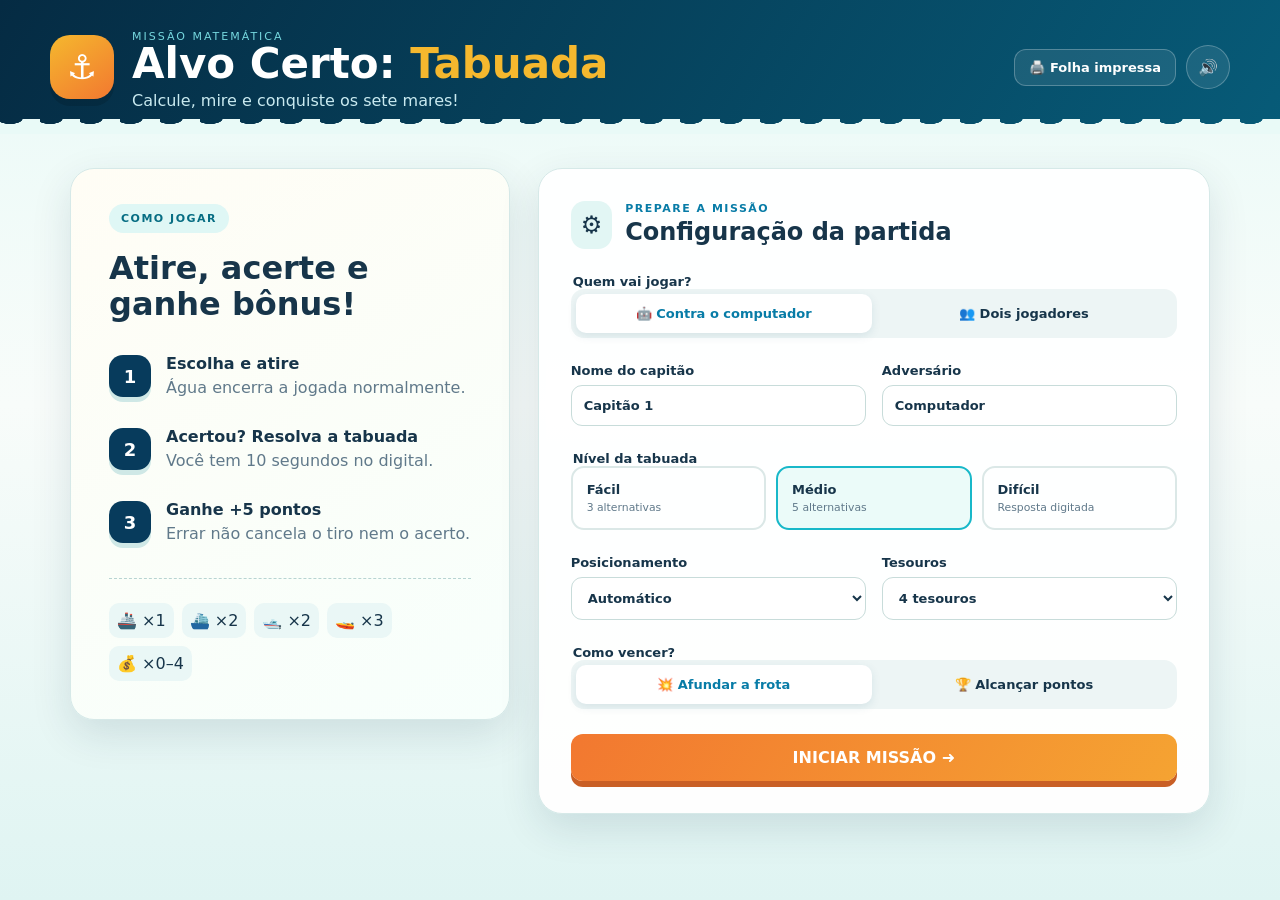
<file: index.html>
<!doctype html>
<html lang="pt-BR">
<head>
  <meta charset="utf-8">
  <meta name="viewport" content="width=device-width, initial-scale=1">
  <meta name="theme-color" content="#073b5c">
  <title>Alvo Certo: Tabuada</title>
  <link rel="stylesheet" href="styles.css">
</head>
<body>
  <header class="hero">
    <div class="brand-mark" aria-hidden="true">⚓</div>
    <div><p class="eyebrow">MISSÃO MATEMÁTICA</p><h1>Alvo Certo: <span>Tabuada</span></h1><p>Calcule, mire e conquiste os sete mares!</p></div>
    <div class="header-actions">
      <a class="print-link" href="folha-impressao.html" target="_blank" rel="noopener">🖨️ Folha impressa</a>
      <button class="icon-button" id="soundButton" aria-label="Ativar ou desativar sons">🔊</button>
    </div>
  </header>

  <main>
    <section id="setupScreen" class="screen setup-grid">
      <div class="card intro-card">
        <span class="pill">COMO JOGAR</span>
        <h2>Atire, acerte e ganhe bônus!</h2>
        <div class="steps">
          <div><b>1</b><p><strong>Escolha e atire</strong><br>Água encerra a jogada normalmente.</p></div>
          <div><b>2</b><p><strong>Acertou? Resolva a tabuada</strong><br>Você tem 10 segundos no digital.</p></div>
          <div><b>3</b><p><strong>Ganhe +5 pontos</strong><br>Errar não cancela o tiro nem o acerto.</p></div>
        </div>
        <div class="fleet-preview" aria-label="Composição da frota">
          <span>🚢 ×1</span><span>⛴️ ×2</span><span>🛥️ ×2</span><span>🚤 ×3</span><span>💰 ×0–4</span>
        </div>
      </div>

      <form id="setupForm" class="card config-card">
        <div class="section-title"><span>⚙</span><div><p>PREPARE A MISSÃO</p><h2>Configuração da partida</h2></div></div>

        <fieldset><legend>Quem vai jogar?</legend><div class="segmented">
          <label><input type="radio" name="gameMode" value="cpu" checked><span>🤖 Contra o computador</span></label>
          <label><input type="radio" name="gameMode" value="local"><span>👥 Dois jogadores</span></label>
        </div></fieldset>

        <div class="field-row">
          <label>Nome do capitão<input id="player1Name" maxlength="18" value="Capitão 1" required></label>
          <label id="player2Field">Adversário<input id="player2Name" maxlength="18" value="Computador" required></label>
        </div>

        <fieldset><legend>Nível da tabuada</legend><div class="level-grid">
          <label class="level easy"><input type="radio" name="level" value="easy"><span><b>Fácil</b><small>3 alternativas</small></span></label>
          <label class="level medium"><input type="radio" name="level" value="medium" checked><span><b>Médio</b><small>5 alternativas</small></span></label>
          <label class="level hard"><input type="radio" name="level" value="hard"><span><b>Difícil</b><small>Resposta digitada</small></span></label>
        </div></fieldset>

        <div class="field-row">
          <label>Posicionamento<select id="placement"><option value="auto">Automático</option><option value="manual">Manual + completar automático</option></select></label>
          <label>Tesouros<select id="treasures"><option value="0">Nenhum</option><option value="1">1 tesouro</option><option value="2">2 tesouros</option><option value="3">3 tesouros</option><option value="4" selected>4 tesouros</option></select></label>
        </div>

        <fieldset><legend>Como vencer?</legend><div class="segmented">
          <label><input type="radio" name="victory" value="fleet" checked><span>💥 Afundar a frota</span></label>
          <label><input type="radio" name="victory" value="score"><span>🏆 Alcançar pontos</span></label>
        </div><label id="targetField" class="target-field hidden">Meta de pontos <input id="targetScore" type="number" min="50" step="5" value="150"><small id="scoreHelp"></small></label></fieldset>

        <button class="primary" type="submit">INICIAR MISSÃO <span>➜</span></button>
      </form>
    </section>

    <section id="placementScreen" class="screen hidden">
      <div class="card placement-card">
        <div class="section-title"><span>🧭</span><div><p>POSICIONAMENTO SECRETO</p><h2 id="placementTitle">Monte sua frota</h2></div></div>
        <p id="placementHint">Passe o cursor para visualizar. Clique para posicionar.</p>
        <div class="placement-layout"><div><div id="placementBoard" class="board"></div></div><aside>
          <div class="placement-progress"><span id="placementProgress">0 de 8 navios</span><div><i id="placementProgressBar"></i></div></div>
          <div id="shipPreview" class="ship-preview" aria-label="Prévia da peça selecionada"></div>
          <div id="shipPicker" class="ship-picker"></div>
          <button id="rotateButton" class="secondary" type="button">↻ Girar: <b>Horizontal</b></button>
          <button id="randomizeButton" class="secondary" type="button">🎲 Distribuir automaticamente</button>
          <button id="undoButton" class="secondary" type="button" disabled>↶ Desfazer última peça</button>
          <button id="clearButton" class="text-button" type="button">Limpar tabuleiro</button>
          <button id="confirmPlacement" class="primary" type="button" disabled>Confirmar frota</button>
        </aside></div>
      </div>
    </section>

    <section id="handoffScreen" class="screen hidden handoff"><div class="card"><div class="big-icon">🙈</div><p>PASSAGEM DE COMANDO</p><h2 id="handoffTitle">Passe o dispositivo</h2><p>O mapa anterior está protegido. Só continue quando o próximo capitão estiver pronto.</p><button id="handoffButton" class="primary">Estou pronto</button></div></section>

    <section id="gameScreen" class="screen hidden">
      <div class="status-bar card"><div><small>TURNO DE</small><strong id="turnName">Capitão</strong></div><div class="score"><span id="p1Name">Jogador 1</span><b id="p1Score">0</b><i>×</i><b id="p2Score">0</b><span id="p2Name">Jogador 2</span></div><div><small>OBJETIVO</small><strong id="objective">Afundar a frota</strong></div></div>
      <div class="game-layout">
        <section class="card ocean-card"><div class="board-heading"><div><p>MAPA DE ATAQUE</p><h2>Escolha seu alvo</h2></div><span id="bonusBadge" class="bonus hidden">⭐ Tiro extra: 0</span></div><div id="attackBoard" class="board attack-board"></div><p id="gameMessage" class="game-message" role="status">Selecione uma coordenada para atacar.</p></section>
        <aside class="card dashboard"><h3>Diário de bordo</h3><div class="stat"><span>🎯 Acertos</span><b id="hitsStat">0</b></div><div class="stat"><span>🌊 Água</span><b id="missesStat">0</b></div><div class="stat"><span>🧠 Bônus de tabuada</span><b id="correctStat">0</b></div><div class="stat"><span>⌛ Sem bônus</span><b id="wrongStat">0</b></div><hr><h3>Frota inimiga</h3><div id="enemyFleet" class="enemy-fleet"></div><hr><h3>Últimas jogadas</h3><ol id="history" class="history"></ol></aside>
      </div>
    </section>
  </main>

  <dialog id="challengeDialog" class="challenge"><form method="dialog"><div class="timer"><span id="timerNumber">10</span><div><p>10 SEGUNDOS PARA GANHAR +5</p><div class="timer-track"><i id="timerBar"></i></div></div></div><p>Acertou o alvo! Quanto é:</p><h2 id="question">6 × 7 = ?</h2><div id="answerArea"></div><p id="answerFeedback" role="alert"></p></form></dialog>
  <dialog id="resultDialog" class="result"><div class="result-icon">🏆</div><p>MISSÃO CUMPRIDA</p><h2 id="winnerTitle">Vitória!</h2><p id="winnerText"></p><div id="finalStats" class="final-stats"></div><button id="playAgain" class="primary">Jogar novamente</button></dialog>

  <script src="script.js"></script>
</body>
</html>
</file>
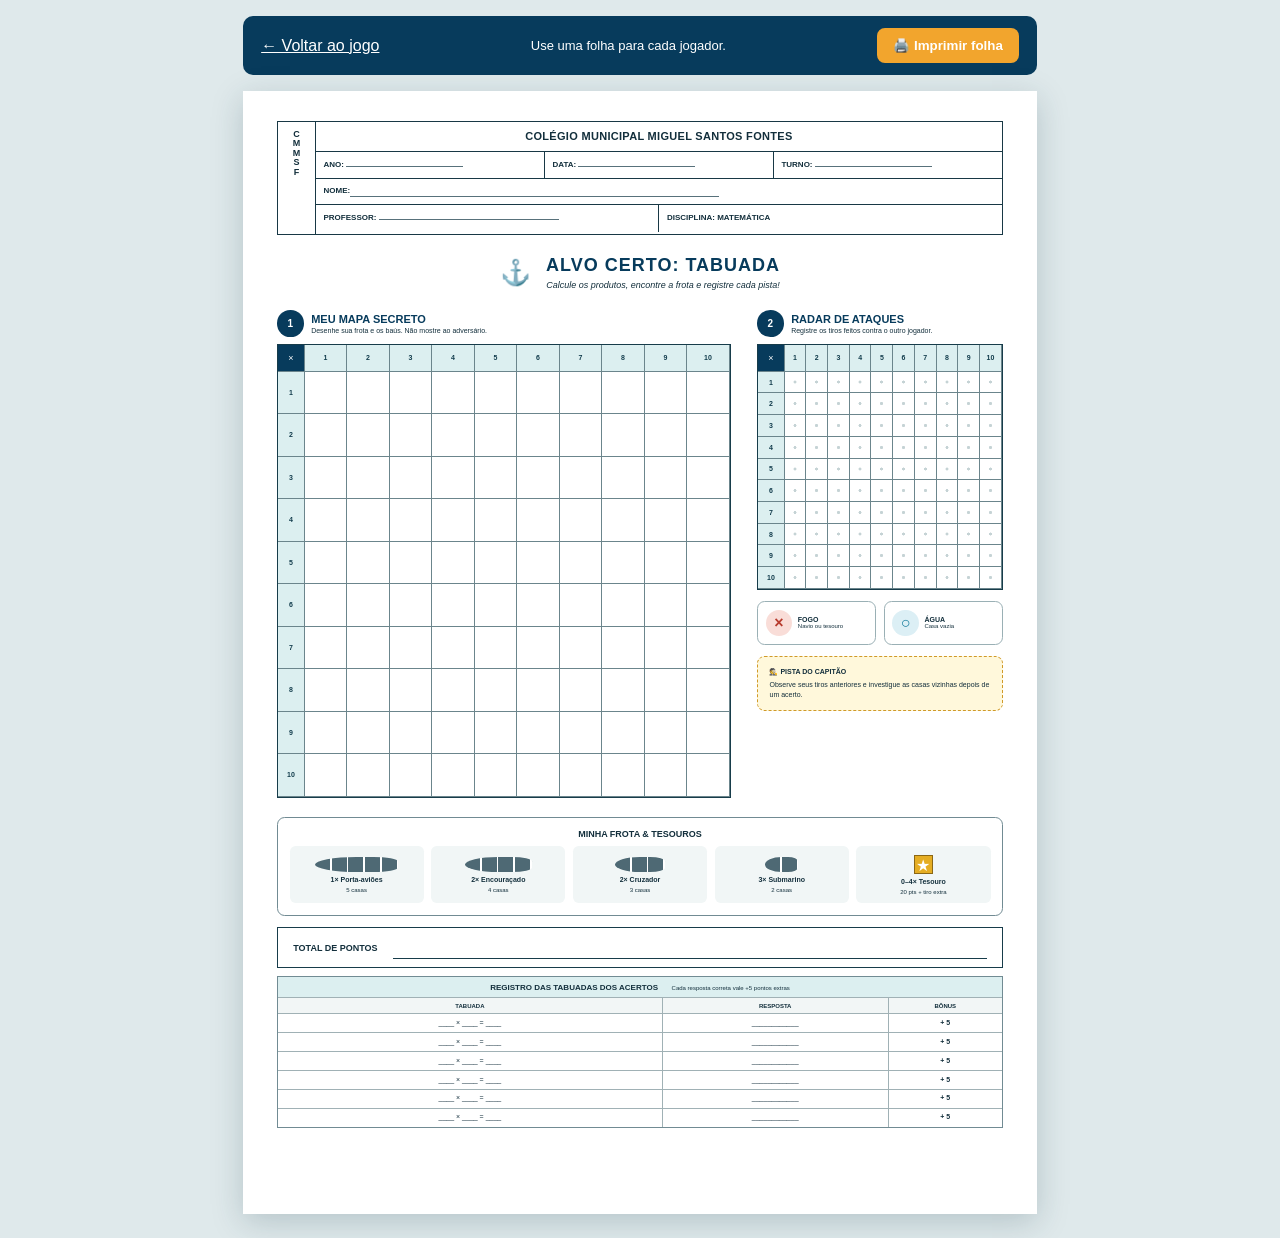
<file: folha-impressao.html>
<!doctype html>
<html lang="pt-BR">
<head>
  <meta charset="utf-8">
  <meta name="viewport" content="width=device-width, initial-scale=1">
  <title>Alvo Certo: Tabuada — Folha de Jogo</title>
  <link rel="stylesheet" href="folha-impressao.css">
</head>
<body>
  <div class="toolbar" role="region" aria-label="Controles de impressão">
    <a href="index.html">← Voltar ao jogo</a>
    <p>Use uma folha para cada jogador.</p>
    <button type="button" onclick="window.print()">🖨️ Imprimir folha</button>
  </div>

  <main class="sheet">
    <header class="school-header">
      <div class="monogram">C<br>M<br>M<br>S<br>F</div>
      <div class="school-fields">
        <h1>COLÉGIO MUNICIPAL MIGUEL SANTOS FONTES</h1>
        <div class="fields-row"><span>ANO: <i></i></span><span>DATA: <i></i></span><span>TURNO: <i></i></span></div>
        <div class="wide-field">NOME: <i></i></div>
        <div class="fields-row"><span>PROFESSOR: <i></i></span><span>DISCIPLINA: <b>MATEMÁTICA</b></span></div>
      </div>
    </header>

    <section class="title-block">
      <div class="anchor">⚓</div>
      <div><h2>ALVO CERTO: TABUADA</h2><p>Calcule os produtos, encontre a frota e registre cada pista!</p></div>
    </section>

    <div class="boards-layout">
      <section class="own-board-panel">
        <div class="panel-heading"><span>1</span><div><h3>MEU MAPA SECRETO</h3><p>Desenhe sua frota e os baús. Não mostre ao adversário.</p></div></div>
        <div class="multiplication-board large-board" data-board aria-label="Meu mapa secreto"></div>
      </section>

      <aside class="radar-panel">
        <div class="panel-heading"><span>2</span><div><h3>RADAR DE ATAQUES</h3><p>Registre os tiros feitos contra o outro jogador.</p></div></div>
        <div class="multiplication-board radar-board" data-board aria-label="Radar de ataques ao adversário"></div>
        <div class="radar-legend" aria-label="Legenda do radar">
          <div><i class="mark fire">×</i><span><b>FOGO</b><small>Navio ou tesouro</small></span></div>
          <div><i class="mark water">○</i><span><b>ÁGUA</b><small>Casa vazia</small></span></div>
        </div>
        <div class="strategy-note"><b>🕵️ PISTA DO CAPITÃO</b><p>Observe seus tiros anteriores e investigue as casas vizinhas depois de um acerto.</p></div>
      </aside>
    </div>

    <section class="fleet-section">
      <h3>MINHA FROTA &amp; TESOUROS</h3>
      <div class="fleet-list">
        <div><span class="ship-shape five"></span><b>1× Porta-aviões</b><small>5 casas</small></div>
        <div><span class="ship-shape four"></span><b>2× Encouraçado</b><small>4 casas</small></div>
        <div><span class="ship-shape three"></span><b>2× Cruzador</b><small>3 casas</small></div>
        <div><span class="ship-shape two"></span><b>3× Submarino</b><small>2 casas</small></div>
        <div><span class="treasure-shape">★</span><b>0–4× Tesouro</b><small>20 pts + tiro extra</small></div>
      </div>
    </section>

    <section class="score-section">
      <div class="total-score"><b>TOTAL DE PONTOS</b><span></span></div>
      <div class="multiplication-log">
        <h3>REGISTRO DAS TABUADAS DOS ACERTOS <small>Cada resposta correta vale +5 pontos extras</small></h3>
        <div class="log-grid">
          <b>TABUADA</b><b>RESPOSTA</b><b>BÔNUS</b>
          <span>____ × ____ = ____</span><span>____________</span><span>+ 5</span>
          <span>____ × ____ = ____</span><span>____________</span><span>+ 5</span>
          <span>____ × ____ = ____</span><span>____________</span><span>+ 5</span>
          <span>____ × ____ = ____</span><span>____________</span><span>+ 5</span>
          <span>____ × ____ = ____</span><span>____________</span><span>+ 5</span>
          <span>____ × ____ = ____</span><span>____________</span><span>+ 5</span>
        </div>
      </div>
    </section>
  </main>

  <script>
    document.querySelectorAll('[data-board]').forEach((board) => {
      board.insertAdjacentHTML('beforeend', '<span class="corner">×</span>');
      for (let column = 1; column <= 10; column += 1) board.insertAdjacentHTML('beforeend', `<b class="column-label">${column}</b>`);
      for (let row = 1; row <= 10; row += 1) {
        board.insertAdjacentHTML('beforeend', `<b class="row-label">${row}</b>`);
        for (let column = 1; column <= 10; column += 1) {
          board.insertAdjacentHTML('beforeend', `<span class="board-cell" aria-label="${row} vezes ${column}"></span>`);
        }
      }
    });
  </script>
</body>
</html>
</file>
<file: styles.css>
:root{--navy:#073b5c;--deep:#052b43;--blue:#087ca7;--cyan:#18b8c9;--foam:#ecfbf8;--sand:#fff8e8;--gold:#f5b82e;--orange:#f27830;--ink:#17354a;--muted:#60798a;--white:#fff;--danger:#d84b4b;--shadow:0 14px 40px rgba(4,48,72,.12)}
*{box-sizing:border-box}body{margin:0;font-family:Inter,ui-rounded,"Trebuchet MS",system-ui,sans-serif;color:var(--ink);background:linear-gradient(180deg,#e9faf7 0,#f8fcfa 45%,#dff4f2 100%);min-height:100vh}button,input,select{font:inherit}.hero{min-height:118px;padding:24px max(24px,calc((100% - 1180px)/2));display:flex;gap:18px;align-items:center;color:white;background:linear-gradient(120deg,var(--deep),#075b78);position:relative;overflow:hidden}.hero:after{content:"";position:absolute;inset:auto 0 0;height:15px;background:radial-gradient(20px 8px at 10px 0,transparent 12px,#e9faf7 13px) repeat-x;background-size:40px 15px}.brand-mark{width:64px;height:64px;border-radius:20px;display:grid;place-items:center;background:linear-gradient(145deg,var(--gold),var(--orange));font-size:34px;box-shadow:0 7px 0 rgba(0,0,0,.13)}.hero h1{margin:0;font-size:clamp(26px,4vw,42px);line-height:1}.hero h1 span{color:var(--gold)}.hero p{margin:6px 0 0;color:#c9eaf0}.hero .eyebrow{font-size:11px;letter-spacing:2px;color:#76d8df}.icon-button{margin-left:auto;border:1px solid #ffffff40;background:#ffffff16;color:white;border-radius:50%;width:44px;height:44px;cursor:pointer}main{max-width:1180px;margin:0 auto;padding:34px 20px 60px}.screen{animation:appear .3s ease}.hidden{display:none!important}.setup-grid{display:grid;grid-template-columns:.85fr 1.3fr;gap:28px}.card{background:rgba(255,255,255,.95);border:1px solid #d6e9e8;border-radius:24px;box-shadow:var(--shadow)}.intro-card{padding:38px;background:linear-gradient(150deg,#fffdf5,#f7fffc);align-self:start}.pill{font-size:11px;font-weight:900;letter-spacing:1.5px;color:#066d83;background:#dff7f5;padding:8px 12px;border-radius:30px}.intro-card h2{font-size:32px;line-height:1.13;margin:24px 0 30px}.steps{display:grid;gap:25px}.steps>div{display:flex;gap:15px;align-items:center}.steps b{width:42px;height:42px;flex:none;display:grid;place-items:center;background:var(--navy);border-radius:14px;color:white;font-size:18px;box-shadow:0 5px 0 #cfe8e6}.steps p{margin:0;line-height:1.5;color:var(--muted)}.steps strong{color:var(--ink)}.fleet-preview{display:flex;flex-wrap:wrap;gap:8px;margin-top:32px;padding-top:24px;border-top:1px dashed #b7d4d2}.fleet-preview span{background:#eaf7f6;padding:8px;border-radius:10px}.config-card{padding:32px}.section-title{display:flex;align-items:center;gap:13px}.section-title>span{font-size:24px;background:#e2f6f4;border-radius:14px;padding:10px}.section-title p,.board-heading p,.handoff .card>p:first-of-type,.result>p{margin:0;color:var(--blue);letter-spacing:1.5px;font-size:11px;font-weight:900}.section-title h2,.board-heading h2{margin:3px 0}.config-card fieldset{border:0;padding:0;margin:25px 0}.config-card legend,.config-card label{font-size:13px;font-weight:800}.segmented{display:grid;grid-template-columns:1fr 1fr;background:#edf5f5;padding:5px;border-radius:13px;gap:4px}.segmented input,.level input{position:absolute;opacity:0}.segmented span{display:block;padding:12px;text-align:center;border-radius:10px;cursor:pointer}.segmented input:checked+span{background:white;color:var(--blue);box-shadow:0 3px 10px #0c52671a}.field-row{display:grid;grid-template-columns:1fr 1fr;gap:16px}.field-row label,.target-field{display:grid;gap:7px}input,select{width:100%;border:1px solid #c8dcda;border-radius:11px;padding:12px;background:white;color:var(--ink)}input:focus,select:focus,button:focus-visible{outline:3px solid #f5b82e80;outline-offset:2px}.level-grid{display:grid;grid-template-columns:repeat(3,1fr);gap:10px}.level span{display:grid;gap:4px;padding:14px;border:2px solid #dbe8e7;border-radius:13px;cursor:pointer}.level small{font-weight:500;color:var(--muted)}.level input:checked+span{border-color:var(--cyan);background:#ebfbf9}.level.easy input:checked+span{border-color:#36af73}.level.hard input:checked+span{border-color:var(--orange)}.target-field{margin-top:15px}.target-field small{color:var(--muted)}.primary,.secondary,.text-button{border:0;border-radius:12px;padding:14px 18px;font-weight:900;cursor:pointer}.primary{background:linear-gradient(120deg,var(--orange),#f5a332);color:white;box-shadow:0 6px 0 #c95f26;width:100%}.primary:hover{transform:translateY(-1px)}.primary:active{transform:translateY(4px);box-shadow:0 2px 0 #c95f26}.primary:disabled{filter:grayscale(1);opacity:.5;cursor:not-allowed}.placement-card{padding:28px}.placement-layout{display:grid;grid-template-columns:minmax(300px,630px) 1fr;gap:30px;margin-top:20px}.board{display:grid;grid-template-columns:30px repeat(10,1fr);aspect-ratio:11/11;max-width:620px;margin:auto;background:#0c7695;border:5px solid #07516b;border-radius:12px;overflow:hidden;box-shadow:0 10px 25px #083c5030}.cell,.axis{border:1px solid #ffffff30;display:grid;place-items:center;min-width:0}.axis{background:#07516b;color:#bcecf1;font-size:11px;font-weight:800}.cell{background:linear-gradient(145deg,#36b5c9,#148cad);cursor:pointer;color:white;font-weight:900;transition:.12s}.cell:hover:not(:disabled){background:#65d1d8}.cell.ship{background:#748a96}.cell.hit{background:#e65d45}.cell.miss{background:#72cbd1}.cell.treasure{background:#f2b72e}.cell.sunk{background:#743f3f}.ship-picker{display:grid;gap:8px}.ship-option{width:100%;text-align:left;border:2px solid #d8e7e6;padding:12px;border-radius:12px;background:white;cursor:pointer}.ship-option.selected{border-color:var(--cyan);background:#eafaf8}.ship-option:disabled{opacity:.45}.secondary{width:100%;background:#e9f5f4;color:var(--navy);margin-top:10px}.text-button{width:100%;background:transparent;color:var(--danger)}.handoff{max-width:540px;margin:40px auto;text-align:center}.handoff .card{padding:45px}.big-icon{font-size:70px}.status-bar{display:grid;grid-template-columns:1fr auto 1fr;align-items:center;padding:16px 24px;margin-bottom:20px}.status-bar>div:last-child{text-align:right}.status-bar small{display:block;color:var(--muted);font-size:10px;letter-spacing:1px}.status-bar strong{font-size:17px}.score{display:flex;align-items:center;gap:10px}.score b{font-size:24px;color:var(--orange)}.score i{font-style:normal;color:#aac1c4}.game-layout{display:grid;grid-template-columns:1fr 280px;gap:22px}.ocean-card,.dashboard{padding:24px}.board-heading{display:flex;justify-content:space-between;align-items:center}.bonus{align-self:center;background:#fff1c5;color:#9a6600;border-radius:20px;padding:8px 12px;font-weight:900}.game-message{background:#edf8f7;padding:12px;border-radius:10px;text-align:center;font-weight:700}.dashboard h3{margin:0 0 12px}.stat{display:flex;justify-content:space-between;padding:8px}.dashboard hr{border:0;border-top:1px solid #dcebea;margin:16px 0}.enemy-fleet{display:grid;gap:6px;font-size:13px}.enemy-fleet div{display:flex;justify-content:space-between}.history{padding-left:22px;color:var(--muted);font-size:12px;line-height:1.6}.challenge,.result{border:0;border-radius:24px;padding:30px;box-shadow:0 25px 80px #042d48aa;text-align:center;width:min(92vw,480px);color:var(--ink)}dialog::backdrop{background:#052b43cc;backdrop-filter:blur(4px)}.timer{display:flex;align-items:center;gap:15px;text-align:left}.timer>span{width:54px;height:54px;display:grid;place-items:center;border-radius:50%;background:var(--navy);color:white;font-size:24px;font-weight:900}.timer p{margin:0 0 6px;font-size:10px;font-weight:900;letter-spacing:1px}.timer>div{flex:1}.timer-track{height:8px;border-radius:8px;background:#dce8e8;overflow:hidden}.timer-track i{display:block;height:100%;width:100%;background:var(--gold);transform-origin:left}.challenge>form>p{color:var(--muted)}.challenge h2{font-size:44px;margin:8px 0 22px}.answers{display:grid;grid-template-columns:repeat(3,1fr);gap:9px}.answer{border:2px solid #d5e5e4;background:white;border-radius:12px;padding:14px;font-weight:900;cursor:pointer}.answer:hover{border-color:var(--cyan);background:#eafaf8}.typed-answer{display:flex;gap:10px}.typed-answer button{width:auto}.result-icon{font-size:70px}.result h2{font-size:34px}.final-stats{display:grid;grid-template-columns:repeat(2,1fr);gap:10px;margin:22px 0}.final-stats div{background:#edf8f7;padding:12px;border-radius:12px}.final-stats b{display:block;font-size:22px}@keyframes appear{from{opacity:0;transform:translateY(8px)}}
@media(max-width:850px){.setup-grid,.game-layout,.placement-layout{grid-template-columns:1fr}.dashboard{order:2}.status-bar{grid-template-columns:1fr 1fr}.status-bar .score{grid-column:1/-1;grid-row:2;justify-content:center;margin-top:13px}.placement-layout aside{max-width:620px;width:100%;margin:auto}}@media(max-width:560px){main{padding:20px 10px 40px}.hero{padding:18px 14px}.brand-mark{width:48px;height:48px;font-size:25px}.hero>div:nth-child(2)>p:last-child{display:none}.config-card,.intro-card,.ocean-card,.dashboard,.placement-card{padding:19px}.field-row{grid-template-columns:1fr}.level span{padding:10px 6px}.level small{font-size:10px}.board{grid-template-columns:22px repeat(10,1fr)}.status-bar{padding:13px}.score span{font-size:11px}.answers{grid-template-columns:1fr 1fr}.challenge{padding:22px}}
@media(prefers-reduced-motion:reduce){*{animation:none!important;transition:none!important}}

/* Peças do tabuleiro e recursos de posicionamento */
.placement-progress{margin-bottom:12px;font-size:12px;font-weight:900;color:var(--muted)}
.placement-progress>div{height:7px;margin-top:6px;overflow:hidden;border-radius:10px;background:#dcebea}
.placement-progress i{display:block;width:0;height:100%;border-radius:inherit;background:linear-gradient(90deg,var(--cyan),var(--gold));transition:width .25s ease}
.ship-preview{min-height:76px;margin-bottom:14px;padding:12px;display:flex;align-items:center;justify-content:center;gap:2px;border:1px dashed #a8cfce;border-radius:14px;background:#f1fbfa}
.ship-preview.vertical{flex-direction:column}
.mini-segment{width:32px;height:24px;background:linear-gradient(#96aab3,#4f6875);border:2px solid #3d5663;box-shadow:inset 0 3px #c7d5da}
.ship-preview.vertical .mini-segment{width:24px;height:32px}
.mini-segment:first-child{border-radius:60% 12% 4px 4px}
.ship-preview.vertical .mini-segment:first-child{border-radius:60% 60% 4px 4px}
.mini-segment:last-child{border-radius:4px 4px 12% 60%}
.ship-preview.vertical .mini-segment:last-child{border-radius:4px 4px 60% 60%}
.mini-treasure{font-size:42px;filter:drop-shadow(0 4px 2px #7c5a1f40)}
.ship-option{display:flex;align-items:center;gap:8px}
.ship-option .remaining{margin-left:auto;padding:3px 8px;border-radius:20px;background:#e5f5f3;color:var(--blue);font-size:11px}
.cell.ship{position:relative;overflow:hidden;background:linear-gradient(145deg,#406979,#274c5b)}
.cell.ship .vessel{position:absolute;inset:8%;background:linear-gradient(145deg,#a8bcc4,#58717d);border:1px solid #395764;box-shadow:inset 0 2px #d7e1e4}
.cell.ship .vessel.horizontal.first{border-radius:70% 4px 4px 70%}.cell.ship .vessel.horizontal.last{border-radius:4px 70% 70% 4px}
.cell.ship .vessel.vertical.first{border-radius:70% 70% 4px 4px}.cell.ship .vessel.vertical.last{border-radius:4px 4px 70% 70%}
.cell.ship .vessel.mid:after{content:"";position:absolute;width:35%;height:35%;border-radius:50%;background:#263f4a;left:32%;top:32%}
.cell.preview-ok{background:#68d7b1!important;box-shadow:inset 0 0 0 3px #168b62}.cell.preview-bad{background:#e98080!important;box-shadow:inset 0 0 0 3px #a72e2e}
.cell.treasure{font-size:clamp(13px,2vw,23px);text-shadow:0 2px 0 #8f631d}
@media(max-width:560px){.ship-preview{min-height:58px}.mini-segment{width:25px;height:19px}.ship-preview.vertical .mini-segment{width:19px;height:25px}}
.header-actions{margin-left:auto;display:flex;align-items:center;gap:10px}.header-actions .icon-button{margin-left:0}.print-link{padding:10px 14px;border:1px solid #ffffff40;border-radius:12px;color:white;background:#ffffff16;text-decoration:none;font-size:13px;font-weight:900}.print-link:hover{background:#ffffff28}@media(max-width:560px){.print-link{width:44px;height:44px;padding:10px;overflow:hidden;white-space:nowrap;font-size:0}.print-link::first-letter{font-size:20px}}
</file>
<file: folha-impressao.css>
*{box-sizing:border-box}body{margin:0;background:#dfe9eb;color:#132f3c;font-family:Arial,sans-serif}.toolbar{max-width:210mm;margin:16px auto;padding:12px 18px;display:flex;align-items:center;gap:20px;background:#073b5c;color:#fff;border-radius:10px}.toolbar a{color:#fff}.toolbar p{margin:0;flex:1;text-align:center;font-size:13px}.toolbar button{border:0;border-radius:8px;padding:10px 16px;background:#f2a52d;color:#fff;font-weight:700;cursor:pointer}.sheet{width:210mm;min-height:297mm;margin:0 auto 24px;padding:8mm 9mm;background:#fff;box-shadow:0 8px 30px #173a4a35}.school-header{height:30mm;display:flex;border:1.5px solid #183845}.monogram{width:10mm;padding-top:2mm;text-align:center;border-right:1.5px solid #183845;font-size:9px;font-weight:700;line-height:1.05}.school-fields{flex:1}.school-fields h1{height:8mm;margin:0;padding:2mm;text-align:center;border-bottom:1px solid #183845;font-size:11px;letter-spacing:.3px}.fields-row,.wide-field{height:7mm;display:flex;border-bottom:1px solid #183845;font-size:8px;font-weight:700}.fields-row:last-child{border:0}.fields-row span{flex:1;padding:2mm;border-right:1px solid #183845}.fields-row span:last-child{border:0}.wide-field{padding:2mm}.school-fields i,.score-section i{display:inline-block;min-width:55%;border-bottom:1px solid #58717b}.title-block{height:20mm;display:flex;align-items:center;justify-content:center;gap:4mm;text-align:center}.anchor{font-size:25px}.title-block h2{margin:0;color:#073b5c;font-size:18px;letter-spacing:1px}.title-block p{margin:1mm 0 0;font-size:9px;font-style:italic}.boards-layout{display:grid;grid-template-columns:1.4fr .75fr;gap:7mm;align-items:start}.panel-heading{display:flex;align-items:center;gap:2mm;margin-bottom:2mm}.panel-heading>span{width:7mm;height:7mm;display:grid;place-items:center;border-radius:50%;background:#073b5c;color:#fff;font-size:10px;font-weight:700}.panel-heading h3{margin:0;color:#073b5c;font-size:11px}.panel-heading p{margin:.5mm 0 0;font-size:7px}.multiplication-board{display:grid;grid-template-columns:7mm repeat(10,1fr);grid-template-rows:7mm repeat(10,1fr);border:1.5px solid #173c4a;background:#fff}.large-board{width:120mm;height:120mm}.radar-board{width:65mm;height:65mm}.corner,.column-label,.row-label,.board-cell{display:grid;place-items:center;border-right:.35mm solid #6b858c;border-bottom:.35mm solid #6b858c}.corner{background:#073b5c;color:#fff;font-size:9px}.column-label,.row-label{background:#dceff0;color:#123c4c;font-size:7px}.board-cell{background:#fff}.radar-board .board-cell{background-image:radial-gradient(circle at center,#c5d3d5 .35mm,transparent .45mm)}.radar-legend{display:grid;grid-template-columns:1fr 1fr;gap:2mm;margin-top:3mm}.radar-legend>div{display:flex;align-items:center;gap:1.5mm;padding:2mm;border:1px solid #9ab0b5;border-radius:2mm}.mark{width:7mm;height:7mm;display:grid;place-items:center;border-radius:50%;font-style:normal;font-size:16px;font-weight:700}.fire{color:#b73b2e;background:#f9ddd8}.water{color:#167c9c;background:#dceff5}.radar-legend b,.radar-legend small{display:block;font-size:7px}.radar-legend small{font-size:6px;font-weight:400}.strategy-note{margin-top:3mm;padding:3mm;border:1px dashed #d09a29;border-radius:2mm;background:#fff8db;font-size:7px}.strategy-note p{margin:1mm 0 0;line-height:1.35}.fleet-section{margin-top:5mm;padding:3mm;border:1px solid #718b93;border-radius:2mm}.fleet-section h3{margin:0 0 2mm;text-align:center;font-size:9px}.fleet-list{display:grid;grid-template-columns:repeat(5,1fr);gap:2mm}.fleet-list>div{min-height:15mm;padding:2mm;display:flex;flex-direction:column;align-items:center;justify-content:center;gap:1mm;background:#f1f6f6;border-radius:1.5mm;text-align:center}.fleet-list b{font-size:7px}.fleet-list small{font-size:6px}.ship-shape{height:4mm;display:block;background:repeating-linear-gradient(90deg,#4e6974 0,#4e6974 4mm,#fff 4mm,#fff 4.4mm);border-radius:50% 30% 30% 50%}.five{width:22mm}.four{width:17.6mm}.three{width:13.2mm}.two{width:8.8mm}.treasure-shape{width:5mm;height:5mm;display:grid;place-items:center;background:#e5ad23;color:#fff;border:1px solid #8b6715}.score-section{margin-top:3mm;font-size:8px}.total-score{height:11mm;padding:2.5mm 4mm;display:flex;align-items:center;border:1.5px solid #173c4a}.total-score b{white-space:nowrap;font-size:9px}.total-score span{height:6mm;flex:1;margin-left:4mm;border-bottom:1px solid #173c4a}.multiplication-log{margin-top:2mm;border:1px solid #718b93}.multiplication-log h3{margin:0;padding:1.5mm 2mm;background:#dceff0;text-align:center;font-size:8px}.multiplication-log h3 small{margin-left:3mm;font-size:6px;font-weight:400}.log-grid{display:grid;grid-template-columns:1.7fr 1fr .5fr}.log-grid>*{min-height:5mm;padding:1.2mm 2mm;border-top:.3mm solid #a0b1b5;border-right:.3mm solid #a0b1b5;text-align:center;font-size:7px}.log-grid>*:nth-child(3n){border-right:0}.log-grid b{min-height:4mm;background:#f2f6f6;font-size:6px}.log-grid span:nth-child(3n){font-weight:700}
@page{size:A4 portrait;margin:0}@media print{body{background:#fff}.toolbar{display:none}.sheet{margin:0;box-shadow:none;width:210mm;height:297mm;min-height:0;break-after:page}*{-webkit-print-color-adjust:exact;print-color-adjust:exact}}@media screen and (max-width:820px){.toolbar{margin:0;border-radius:0}.sheet{transform-origin:top left}.boards-layout{grid-template-columns:1fr}.sheet{width:100%;min-height:auto}.large-board{width:min(100%,120mm);height:auto;aspect-ratio:1}.radar-board{width:min(100%,80mm);height:auto;aspect-ratio:1}.fleet-list{grid-template-columns:repeat(2,1fr)}}
</file>
